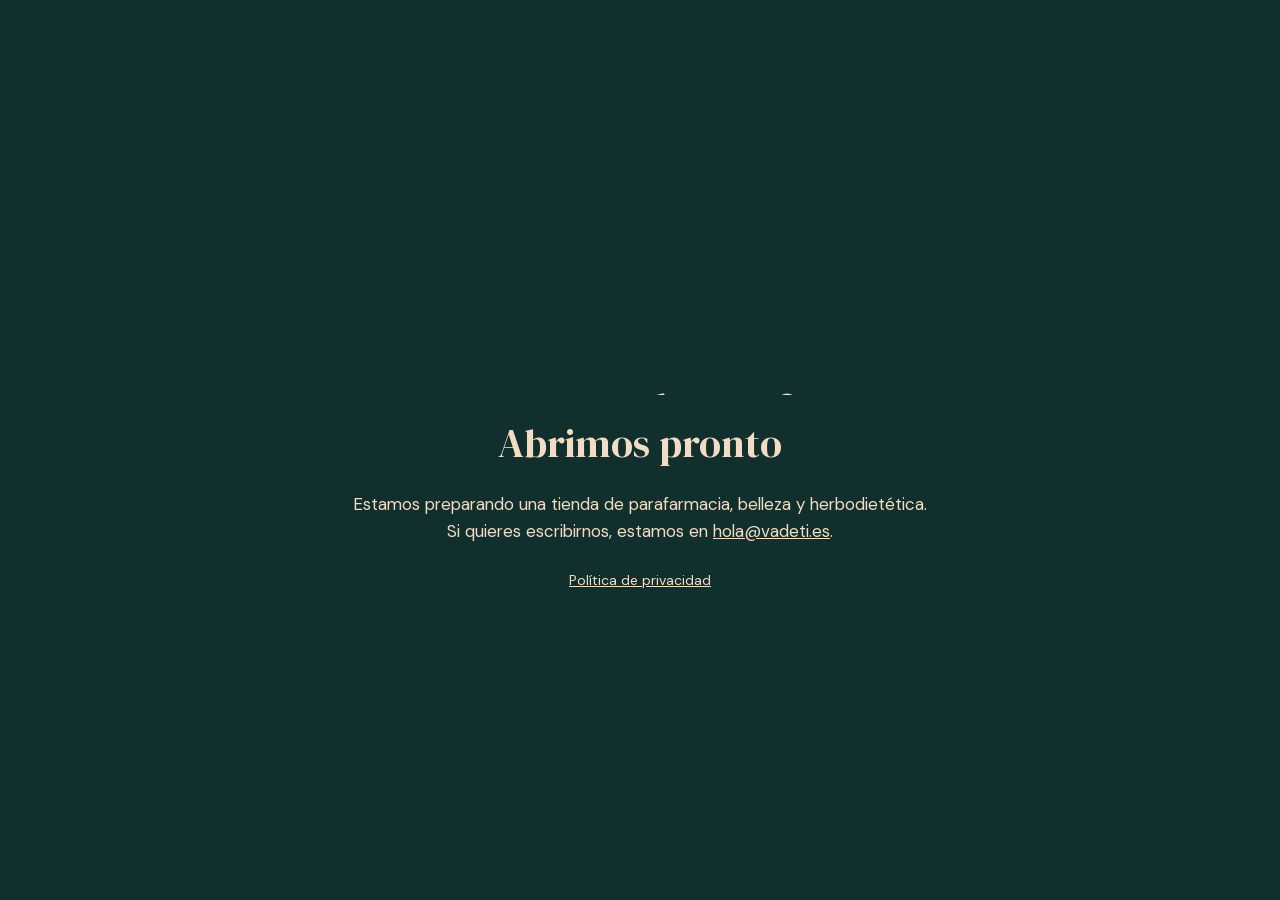
<file: index.html>
<!doctype html>
<html lang="es">
<head>
<meta charset="utf-8">
<meta name="viewport" content="width=device-width, initial-scale=1">
<title>Vadeti · Próximamente</title>
<meta name="description" content="Vadeti, parafarmacia, belleza y herbodietética. Abrimos pronto.">
<meta property="og:title" content="Vadeti · Próximamente">
<meta property="og:description" content="Parafarmacia, belleza y herbodietética. Abrimos pronto.">
<meta property="og:image" content="https://vadeti.es/assets/og.png">
<meta property="og:type" content="website">
<link rel="icon" href="assets/favicon.svg" type="image/svg+xml">
<link rel="icon" href="assets/favicon.ico" sizes="any">
<link rel="apple-touch-icon" href="assets/apple-touch-icon.png">
<link rel="preload" href="assets/dm-serif-display-latin.woff2" as="font" type="font/woff2" crossorigin>
<link rel="stylesheet" href="estilo.css">
</head>
<body>
<main class="portada">
  <img src="assets/vadeti-palabra-negativo.svg" alt="Vadeti" width="320" height="87">
  <h1>Abrimos pronto</h1>
  <p>Estamos preparando una tienda de parafarmacia, belleza y herbodietética. Si quieres escribirnos, estamos en <a href="mailto:hola@vadeti.es">hola@vadeti.es</a>.</p>
  <p class="pie"><a href="privacidad.html">Política de privacidad</a></p>
</main>
</body>
</html>
</file>
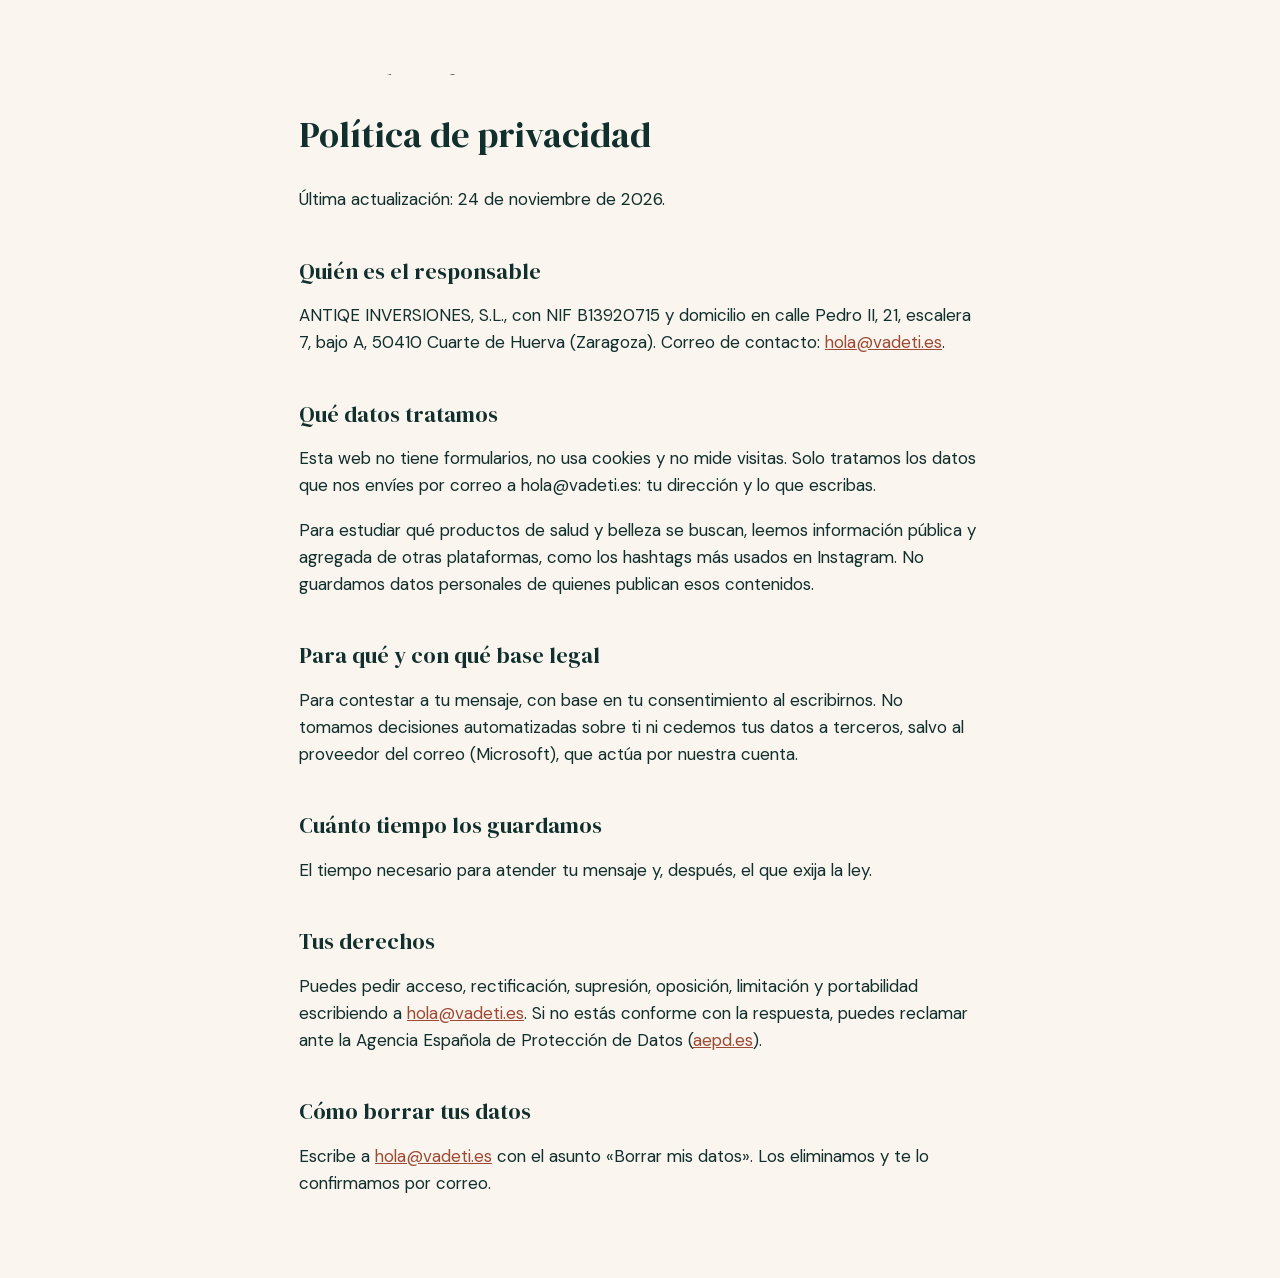
<file: privacidad.html>
<!doctype html>
<html lang="es">
<head>
<meta charset="utf-8">
<meta name="viewport" content="width=device-width, initial-scale=1">
<title>Política de privacidad · Vadeti</title>
<meta name="robots" content="noindex">
<link rel="icon" href="assets/favicon.svg" type="image/svg+xml">
<link rel="stylesheet" href="estilo.css">
</head>
<body>
<article class="texto">
<header><a href="index.html"><img src="assets/vadeti-palabra-color.svg" alt="Vadeti" width="160" height="43"></a></header>
<h1>Política de privacidad</h1>
<p>Última actualización: 24 de noviembre de 2026.</p>

<h2>Quién es el responsable</h2>
<p>ANTIQE INVERSIONES, S.L., con NIF B13920715 y domicilio en calle Pedro II, 21, escalera 7, bajo A, 50410 Cuarte de Huerva (Zaragoza). Correo de contacto: <a href="mailto:hola@vadeti.es">hola@vadeti.es</a>.</p>

<h2>Qué datos tratamos</h2>
<p>Esta web no tiene formularios, no usa cookies y no mide visitas. Solo tratamos los datos que nos envíes por correo a hola@vadeti.es: tu dirección y lo que escribas.</p>
<p>Para estudiar qué productos de salud y belleza se buscan, leemos información pública y agregada de otras plataformas, como los hashtags más usados en Instagram. No guardamos datos personales de quienes publican esos contenidos.</p>

<h2>Para qué y con qué base legal</h2>
<p>Para contestar a tu mensaje, con base en tu consentimiento al escribirnos. No tomamos decisiones automatizadas sobre ti ni cedemos tus datos a terceros, salvo al proveedor del correo (Microsoft), que actúa por nuestra cuenta.</p>

<h2>Cuánto tiempo los guardamos</h2>
<p>El tiempo necesario para atender tu mensaje y, después, el que exija la ley.</p>

<h2>Tus derechos</h2>
<p>Puedes pedir acceso, rectificación, supresión, oposición, limitación y portabilidad escribiendo a <a href="mailto:hola@vadeti.es">hola@vadeti.es</a>. Si no estás conforme con la respuesta, puedes reclamar ante la Agencia Española de Protección de Datos (<a href="https://www.aepd.es">aepd.es</a>).</p>

<h2>Cómo borrar tus datos</h2>
<p>Escribe a <a href="mailto:hola@vadeti.es">hola@vadeti.es</a> con el asunto «Borrar mis datos». Los eliminamos y te lo confirmamos por correo.</p>
</article>
</body>
</html>
</file>
<file: estilo.css>
@font-face { font-family: "DM Serif Display"; src: url("assets/dm-serif-display-latin.woff2") format("woff2"); font-display: swap; }
@font-face { font-family: "DM Sans"; src: url("assets/dm-sans-latin.woff2") format("woff2"); font-weight: 100 1000; font-display: swap; }

:root { --verde: #112F2C; --concha: #F2DCC5; --crema: #FAF5EF; --arcilla: #9C4A33; }
* { box-sizing: border-box; }
body { margin: 0; font: 17px/1.6 "DM Sans", system-ui, sans-serif; color: var(--verde); background: var(--crema); }
a { color: var(--arcilla); }
.portada { min-height: 100vh; display: flex; flex-direction: column; align-items: center; justify-content: center; gap: 24px; padding: 32px 16px; text-align: center; background: var(--verde); color: var(--concha); }
.portada img { width: min(320px, 70vw); height: auto; }
.portada h1 { margin: 0; font: 400 clamp(28px, 6vw, 40px)/1.2 "DM Serif Display", Georgia, serif; }
.portada p { margin: 0; max-width: 34em; }
.portada a { color: var(--concha); }
.pie { font-size: 14px; }
.texto { max-width: 42em; margin: 0 auto; padding: 32px 16px 64px; }
.texto h1, .texto h2 { font-family: "DM Serif Display", Georgia, serif; font-weight: 400; line-height: 1.2; }
.texto h1 { font-size: 36px; }
.texto h2 { font-size: 22px; margin-top: 2em; }
.texto header img { width: 160px; height: auto; }
</file>
